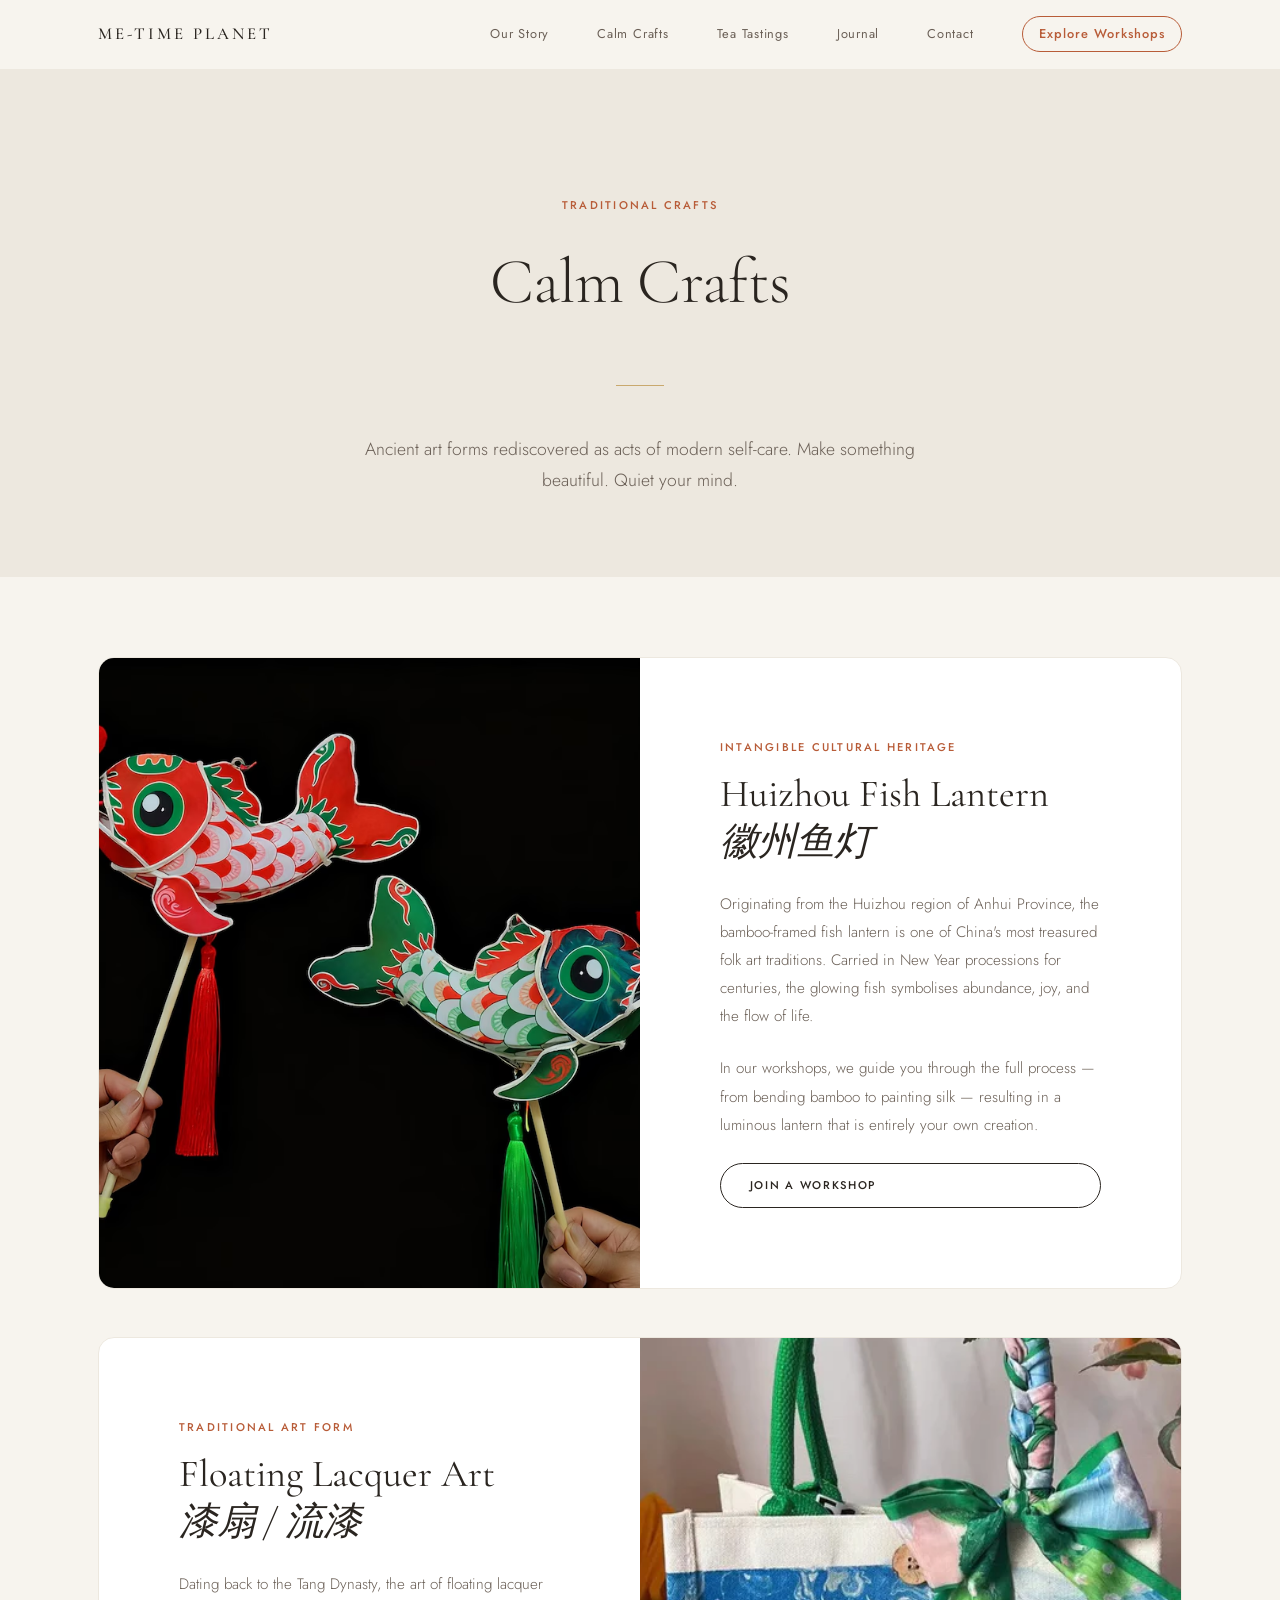
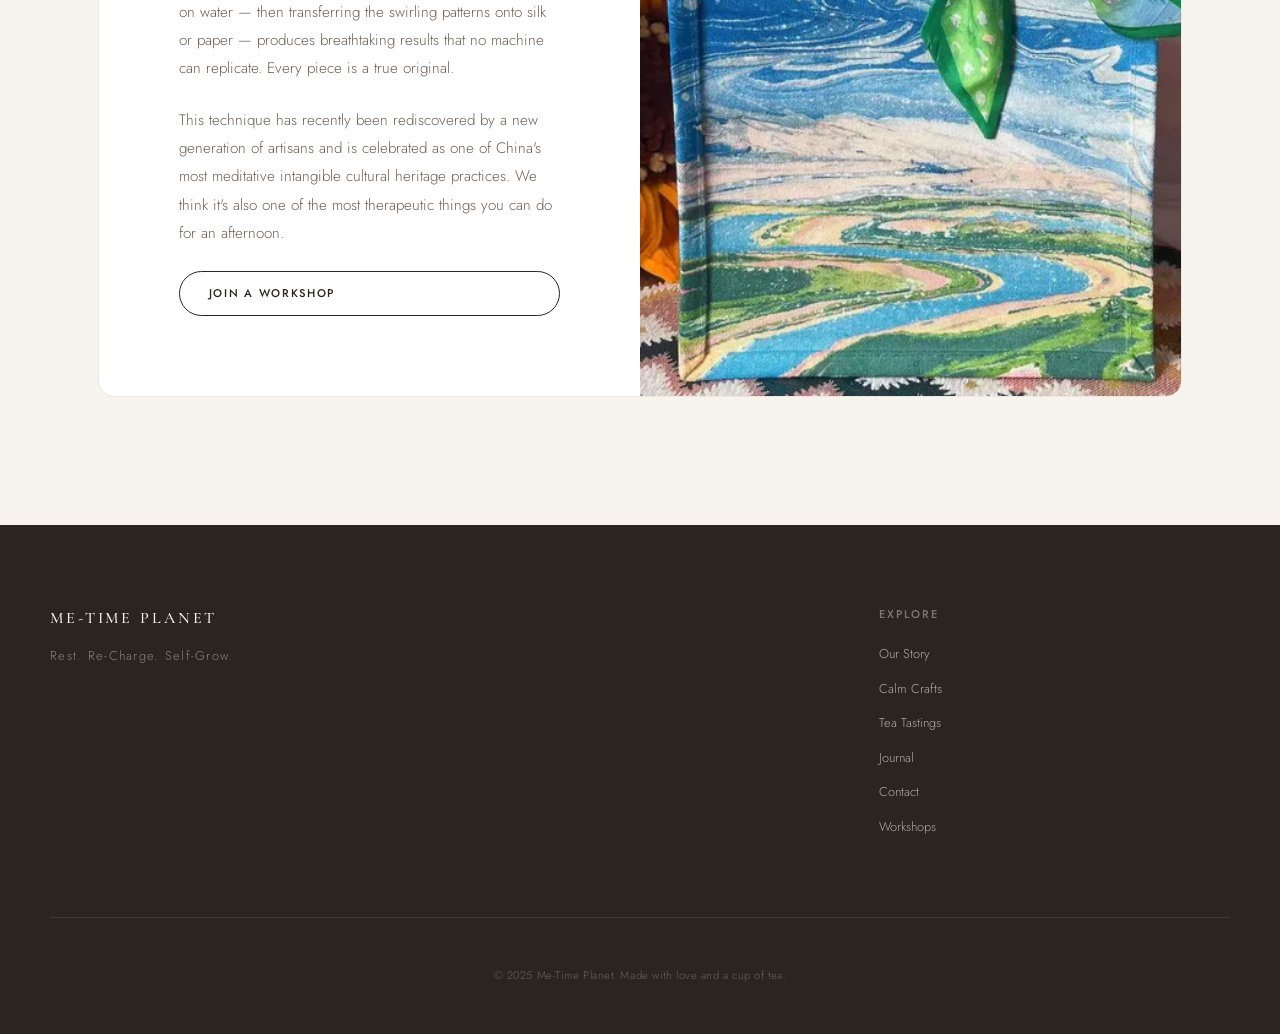
<file: pages/calm-crafts.html>
<!DOCTYPE html>
<html lang="en">
<head>
  <meta charset="UTF-8" />
  <meta name="viewport" content="width=device-width, initial-scale=1.0" />
  <title>Calm Crafts — Me-Time Planet</title>
  <link rel="stylesheet" href="../css/variables.css" />
  <link rel="stylesheet" href="../css/base.css" />
  <link rel="stylesheet" href="../css/nav.css" />
  <link rel="stylesheet" href="../css/footer.css" />
  <link rel="stylesheet" href="../css/pages.css" />
  <link href="https://fonts.googleapis.com/css2?family=Cormorant+Garamond:ital,wght@0,300;0,400;0,500;1,300;1,400&family=Jost:wght@300;400;500&display=swap" rel="stylesheet" />
  <style>
    .craft-feature {
      display: grid;
      grid-template-columns: 1fr 1fr;
      gap: 0;
      margin-bottom: var(--space-lg);
      border-radius: var(--radius-lg);
      overflow: hidden;
      background: var(--color-white);
      border: 1px solid var(--color-paper-2);
    }
    .craft-feature:nth-child(even) .craft-feature__img { order: 2; }
    .craft-feature:nth-child(even) .craft-feature__text { order: 1; }
    .craft-feature__img img {
      width: 100%;
      height: 100%;
      min-height: 360px;
      object-fit: cover;
    }
    .craft-feature__text {
      padding: var(--space-xl) var(--space-xl);
      display: flex;
      flex-direction: column;
      justify-content: center;
    }
    .craft-feature__text .eyebrow-label { color: var(--color-accent); }
    .craft-feature__text h2 {
      font-family: var(--font-display);
      font-size: clamp(1.6rem, 3vw, 2.4rem);
      font-weight: 400;
      color: var(--color-ink);
      margin-bottom: var(--space-md);
      line-height: 1.25;
    }
    .craft-feature__text p {
      font-size: var(--text-base);
      color: var(--color-ink-muted);
      line-height: 1.85;
      margin-bottom: var(--space-md);
    }
    @media (max-width: 768px) {
      .craft-feature { grid-template-columns: 1fr; }
      .craft-feature:nth-child(even) .craft-feature__img { order: 0; }
      .craft-feature:nth-child(even) .craft-feature__text { order: 1; }
      .craft-feature__text { padding: var(--space-lg) var(--space-md); }
      .craft-feature__img img { min-height: 240px; }
    }
  </style>
</head>
<body>

  <header class="site-header" id="site-header">
    <div class="header-inner">
      <a href="../index.html" class="logo">ME-TIME PLANET</a>
      <nav class="main-nav">
        <a href="our-story.html">Our Story</a>
        <a href="calm-crafts.html">Calm Crafts</a>
        <a href="tea-tastings.html">Tea Tastings</a>
        <a href="journal.html">Journal</a>
        <a href="contact.html">Contact</a>
        <a href="workshops.html">Explore Workshops</a>
      </nav>
      <button class="nav-toggle" aria-label="Toggle menu" onclick="toggleMobileNav()">
        <span></span><span></span><span></span>
      </button>
    </div>
    <nav class="mobile-nav" id="mobile-nav">
      <a href="our-story.html">Our Story</a>
      <a href="calm-crafts.html">Calm Crafts</a>
      <a href="tea-tastings.html">Tea Tastings</a>
      <a href="journal.html">Journal</a>
      <a href="contact.html">Contact</a>
      <a href="workshops.html">Explore Workshops</a>
    </nav>
  </header>

  <main>
    <section class="page-hero">
      <span class="eyebrow-label">Traditional Crafts</span>
      <h1>Calm Crafts</h1>
      <div class="page-divider"></div>
      <p>Ancient art forms rediscovered as acts of modern self-care. Make something beautiful. Quiet your mind.</p>
    </section>

    <div class="page-content">

      <div class="craft-feature">
        <div class="craft-feature__img">
          <img src="../media/fish_lantern_1.jpeg" alt="Huizhou Fish Lantern" />
        </div>
        <div class="craft-feature__text">
          <span class="eyebrow-label">Intangible Cultural Heritage</span>
          <h2>Huizhou Fish Lantern<br/><em>徽州鱼灯</em></h2>
          <p>Originating from the Huizhou region of Anhui Province, the bamboo-framed fish lantern is one of China's most treasured folk art traditions. Carried in New Year processions for centuries, the glowing fish symbolises abundance, joy, and the flow of life.</p>
          <p>In our workshops, we guide you through the full process — from bending bamboo to painting silk — resulting in a luminous lantern that is entirely your own creation.</p>
          <a href="workshops.html" class="btn btn-outline">Join a Workshop</a>
        </div>
      </div>

      <div class="craft-feature">
        <div class="craft-feature__img">
          <img src="../media/floating_lacquer_art_1.webp" alt="Floating Lacquer Art" />
        </div>
        <div class="craft-feature__text">
          <span class="eyebrow-label">Traditional Art Form</span>
          <h2>Floating Lacquer Art<br/><em>漆扇 / 流漆</em></h2>
          <p>Dating back to the Tang Dynasty, the art of floating lacquer on water — then transferring the swirling patterns onto silk or paper — produces breathtaking results that no machine can replicate. Every piece is a true original.</p>
          <p>This technique has recently been rediscovered by a new generation of artisans and is celebrated as one of China's most meditative intangible cultural heritage practices. We think it's also one of the most therapeutic things you can do for an afternoon.</p>
          <a href="workshops.html" class="btn btn-outline">Join a Workshop</a>
        </div>
      </div>

    </div>
  </main>

  <footer class="site-footer">
    <div class="footer-inner">
      <div class="footer-brand">
        <p class="logo">ME-TIME PLANET</p>
        <p class="footer-tagline">Rest. Re-Charge. Self-Grow.</p>
      </div>
      <div class="footer-links">
        <div class="footer-col">
          <p class="footer-col-title">Explore</p>
          <a href="our-story.html">Our Story</a>
          <a href="calm-crafts.html">Calm Crafts</a>
          <a href="tea-tastings.html">Tea Tastings</a>
          <a href="journal.html">Journal</a>
          <a href="contact.html">Contact</a>
          <a href="workshops.html">Workshops</a>
        </div>
      </div>
    </div>
    <div class="footer-bottom">
      <p>© 2025 Me-Time Planet. Made with love and a cup of tea.</p>
    </div>
  </footer>

  <script src="../js/main.js"></script>
</body>
</html>
</file>
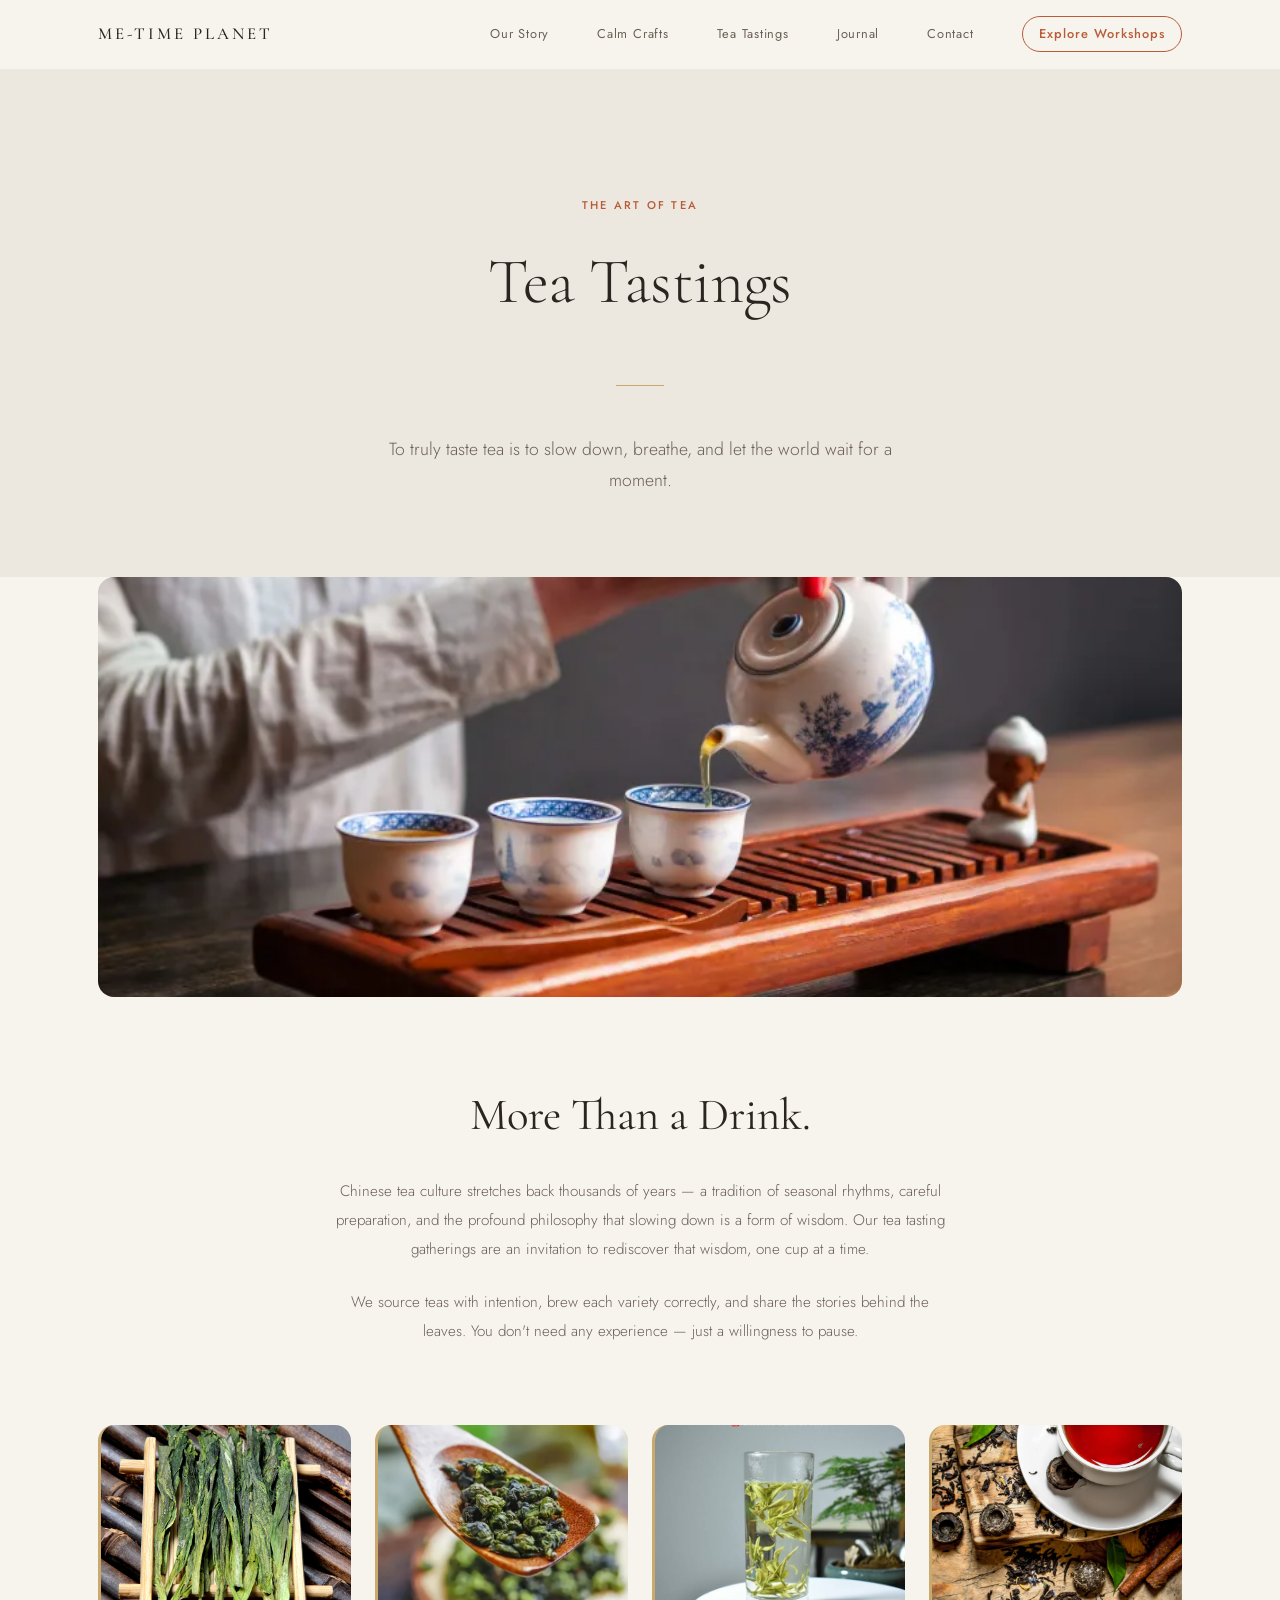
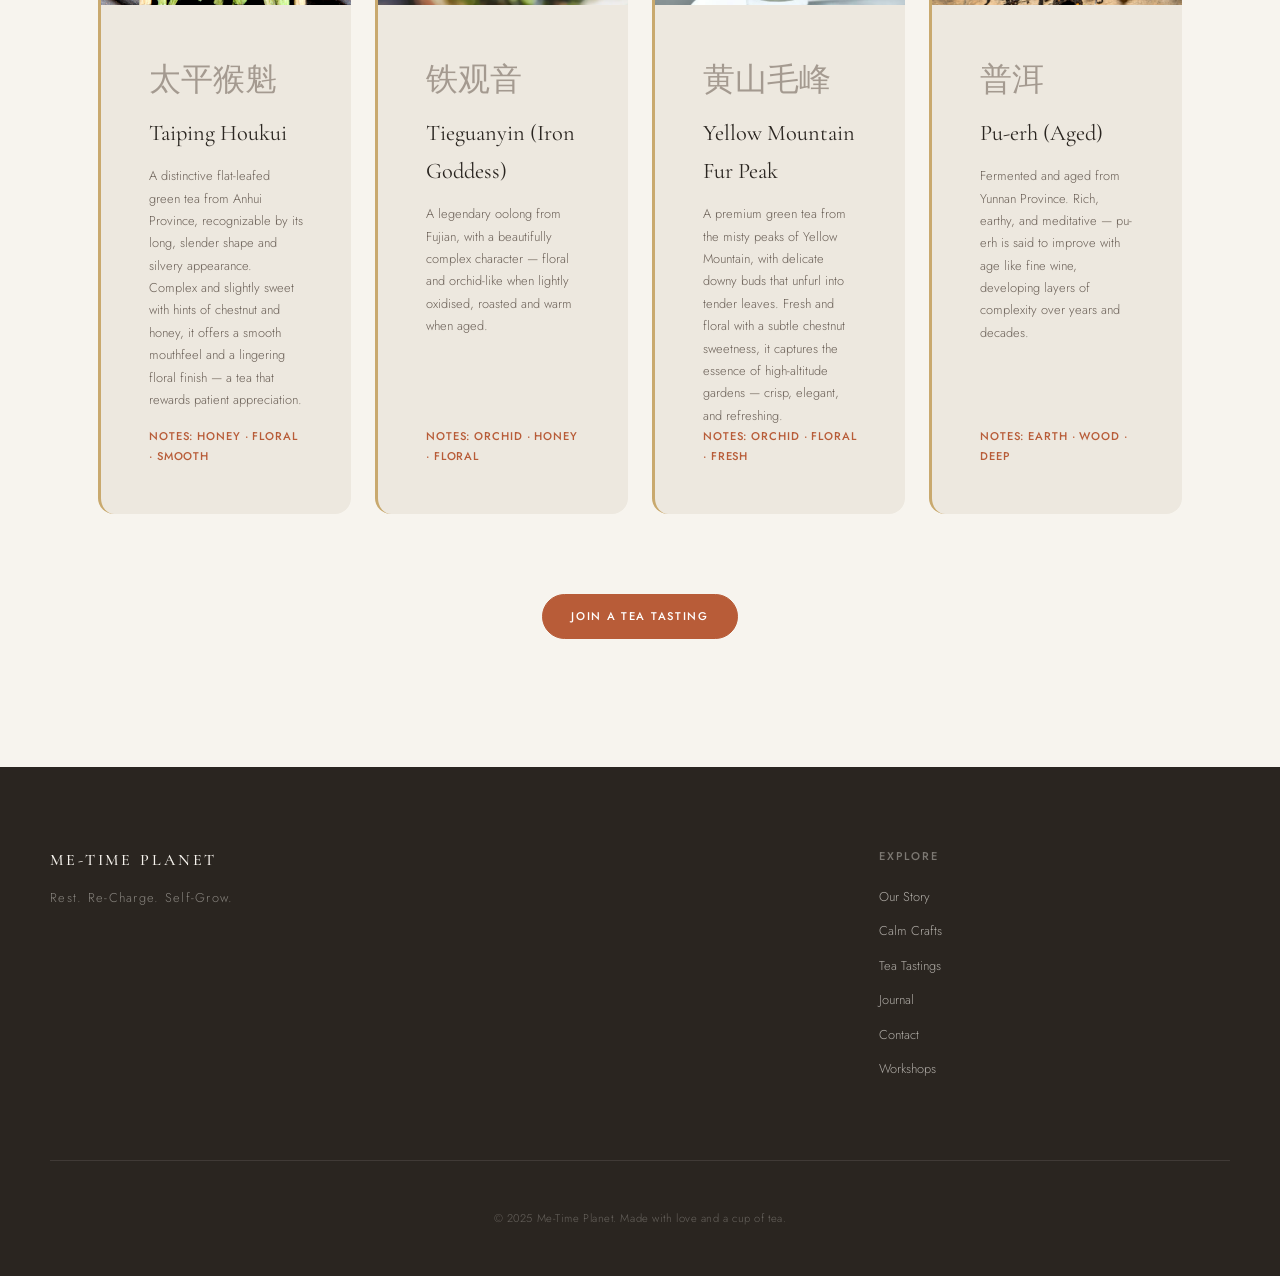
<file: pages/tea-tastings.html>
<!DOCTYPE html>
<html lang="en">
<head>
  <meta charset="UTF-8" />
  <meta name="viewport" content="width=device-width, initial-scale=1.0" />
  <title>Tea Tastings — Me-Time Planet</title>
  <link rel="stylesheet" href="../css/variables.css" />
  <link rel="stylesheet" href="../css/base.css" />
  <link rel="stylesheet" href="../css/nav.css" />
  <link rel="stylesheet" href="../css/footer.css" />
  <link rel="stylesheet" href="../css/pages.css" />
  <link href="https://fonts.googleapis.com/css2?family=Cormorant+Garamond:ital,wght@0,300;0,400;0,500;1,300;1,400&family=Jost:wght@300;400;500&display=swap" rel="stylesheet" />
  <style>
    .tea-hero-img {
      width: 100%;
      max-width: var(--max-width);
      margin: 0 auto;
      display: block;
      height: 420px;
      object-fit: cover;
      border-radius: var(--radius-lg);
    }
    .tea-intro {
      max-width: var(--max-width-narrow);
      margin: var(--space-xl) auto;
      padding: 0 var(--space-lg);
      text-align: center;
    }
    .tea-intro h2 {
      font-family: var(--font-display);
      font-size: var(--text-2xl);
      font-weight: 400;
      margin-bottom: var(--space-md);
    }
    .tea-intro p {
      color: var(--color-ink-muted);
      line-height: 1.9;
      font-size: var(--text-base);
    }
    .tea-varieties {
      max-width: var(--max-width);
      margin: 0 auto;
      padding: 0 var(--space-lg) var(--space-xl);
      display: grid;
      grid-template-columns: repeat(auto-fill, minmax(250px, 1fr));
      gap: var(--space-md);
    }
    .tea-card {
      background: var(--color-paper-2);
      border-radius: var(--radius-lg);
      overflow: hidden;
      border-left: 3px solid var(--color-gold);
      display: flex;
      flex-direction: column;
    }
    .tea-card-image {
      width: 100%;
      height: 180px;
      object-fit: cover;
      display: block;
    }
    .tea-card-content {
      padding: var(--space-lg);
      flex: 1;
      display: flex;
      flex-direction: column;
    }
    .tea-card .tea-name-zh {
      font-family: var(--font-display);
      font-size: 2rem;
      color: var(--color-ink-faint);
      display: block;
      margin-bottom: var(--space-xs);
    }
    .tea-card h3 {
      font-family: var(--font-display);
      font-size: var(--text-lg);
      font-weight: 400;
      margin-bottom: var(--space-sm);
    }
    .tea-card p {
      font-size: var(--text-sm);
      color: var(--color-ink-muted);
      line-height: 1.75;
    }
    .tea-card .tea-notes {
      margin-top: auto;
      font-size: var(--text-xs);
      color: var(--color-accent);
      font-weight: 500;
      letter-spacing: 0.08em;
      text-transform: uppercase;
    }
    @media (max-width: 600px) {
      .tea-hero-img { height: 240px; border-radius: 0; }
      .tea-varieties { padding: 0 var(--space-md) var(--space-lg); }
      .tea-intro { padding: 0 var(--space-md); }
    }
  </style>
</head>
<body>

  <header class="site-header" id="site-header">
    <div class="header-inner">
      <a href="../index.html" class="logo">ME-TIME PLANET</a>
      <nav class="main-nav">
        <a href="our-story.html">Our Story</a>
        <a href="calm-crafts.html">Calm Crafts</a>
        <a href="tea-tastings.html">Tea Tastings</a>
        <a href="journal.html">Journal</a>
        <a href="contact.html">Contact</a>
        <a href="workshops.html">Explore Workshops</a>
      </nav>
      <button class="nav-toggle" aria-label="Toggle menu" onclick="toggleMobileNav()">
        <span></span><span></span><span></span>
      </button>
    </div>
    <nav class="mobile-nav" id="mobile-nav">
      <a href="our-story.html">Our Story</a>
      <a href="calm-crafts.html">Calm Crafts</a>
      <a href="tea-tastings.html">Tea Tastings</a>
      <a href="journal.html">Journal</a>
      <a href="contact.html">Contact</a>
      <a href="workshops.html">Explore Workshops</a>
    </nav>
  </header>

  <main>
    <section class="page-hero">
      <span class="eyebrow-label">The Art of Tea</span>
      <h1>Tea Tastings</h1>
      <div class="page-divider"></div>
      <p>To truly taste tea is to slow down, breathe, and let the world wait for a moment.</p>
    </section>

    <div style="padding: 0 var(--space-lg); max-width: var(--max-width); margin: 0 auto;">
      <img class="tea-hero-img"
        src="../media/tea_ceremony_2.webp"
        alt="Beautiful tea ceremony spread"
      />
    </div>

    <div class="tea-intro">
      <h2>More Than a Drink.</h2>
      <p>Chinese tea culture stretches back thousands of years — a tradition of seasonal rhythms, careful preparation, and the profound philosophy that slowing down is a form of wisdom. Our tea tasting gatherings are an invitation to rediscover that wisdom, one cup at a time.</p>
      <p style="margin-top: var(--space-md);">We source teas with intention, brew each variety correctly, and share the stories behind the leaves. You don't need any experience — just a willingness to pause.</p>
    </div>

    <div class="tea-varieties">
      <div class="tea-card">
        <img class="tea-card-image" src="../media/Taiping_Houkui_1.jpg" alt="Taiping Houkui tea" />
        <div class="tea-card-content">
          <span class="tea-name-zh">太平猴魁</span>
          <h3>Taiping Houkui</h3>
          <p>A distinctive flat-leafed green tea from Anhui Province, recognizable by its long, slender shape and silvery appearance. Complex and slightly sweet with hints of chestnut and honey, it offers a smooth mouthfeel and a lingering floral finish — a tea that rewards patient appreciation.</p>
          <p class="tea-notes">Notes: Honey · Floral · Smooth</p>
        </div>
      </div>
      <div class="tea-card">
        <img class="tea-card-image" src="../media/Tieguanyin_1.webp" alt="Tieguanyin Iron Goddess tea" />
        <div class="tea-card-content">
          <span class="tea-name-zh">铁观音</span>
          <h3>Tieguanyin (Iron Goddess)</h3>
          <p>A legendary oolong from Fujian, with a beautifully complex character — floral and orchid-like when lightly oxidised, roasted and warm when aged.</p>
          <p class="tea-notes">Notes: Orchid · Honey · Floral</p>
        </div>
      </div>
      <div class="tea-card">
        <img class="tea-card-image" src="../media/Huangshan_Maofeng_1.jpeg" alt="Yellow Mountain Fur Peak tea" />
        <div class="tea-card-content">
          <span class="tea-name-zh">黄山毛峰</span>
          <h3>Yellow Mountain Fur Peak</h3>
          <p>A premium green tea from the misty peaks of Yellow Mountain, with delicate downy buds that unfurl into tender leaves. Fresh and floral with a subtle chestnut sweetness, it captures the essence of high-altitude gardens — crisp, elegant, and refreshing.</p>
          <p class="tea-notes">Notes: Orchid · Floral · Fresh</p>
        </div>
      </div>
      <div class="tea-card">
        <img class="tea-card-image" src="../media/Pu_erh_1.webp" alt="Pu-erh Aged tea" />
        <div class="tea-card-content">
          <span class="tea-name-zh">普洱</span>
          <h3>Pu-erh (Aged)</h3>
          <p>Fermented and aged from Yunnan Province. Rich, earthy, and meditative — pu-erh is said to improve with age like fine wine, developing layers of complexity over years and decades.</p>
          <p class="tea-notes">Notes: Earth · Wood · Deep</p>
        </div>
      </div>
    </div>

    <div style="text-align: center; padding-bottom: var(--space-2xl);">
      <a href="workshops.html" class="btn btn-primary">Join a Tea Tasting</a>
    </div>
  </main>

  <footer class="site-footer">
    <div class="footer-inner">
      <div class="footer-brand">
        <p class="logo">ME-TIME PLANET</p>
        <p class="footer-tagline">Rest. Re-Charge. Self-Grow.</p>
      </div>
      <div class="footer-links">
        <div class="footer-col">
          <p class="footer-col-title">Explore</p>
          <a href="our-story.html">Our Story</a>
          <a href="calm-crafts.html">Calm Crafts</a>
          <a href="tea-tastings.html">Tea Tastings</a>
          <a href="journal.html">Journal</a>
          <a href="contact.html">Contact</a>
          <a href="workshops.html">Workshops</a>
        </div>
      </div>
    </div>
    <div class="footer-bottom">
      <p>© 2025 Me-Time Planet. Made with love and a cup of tea.</p>
    </div>
  </footer>

  <script src="../js/main.js"></script>
</body>
</html>
</file>
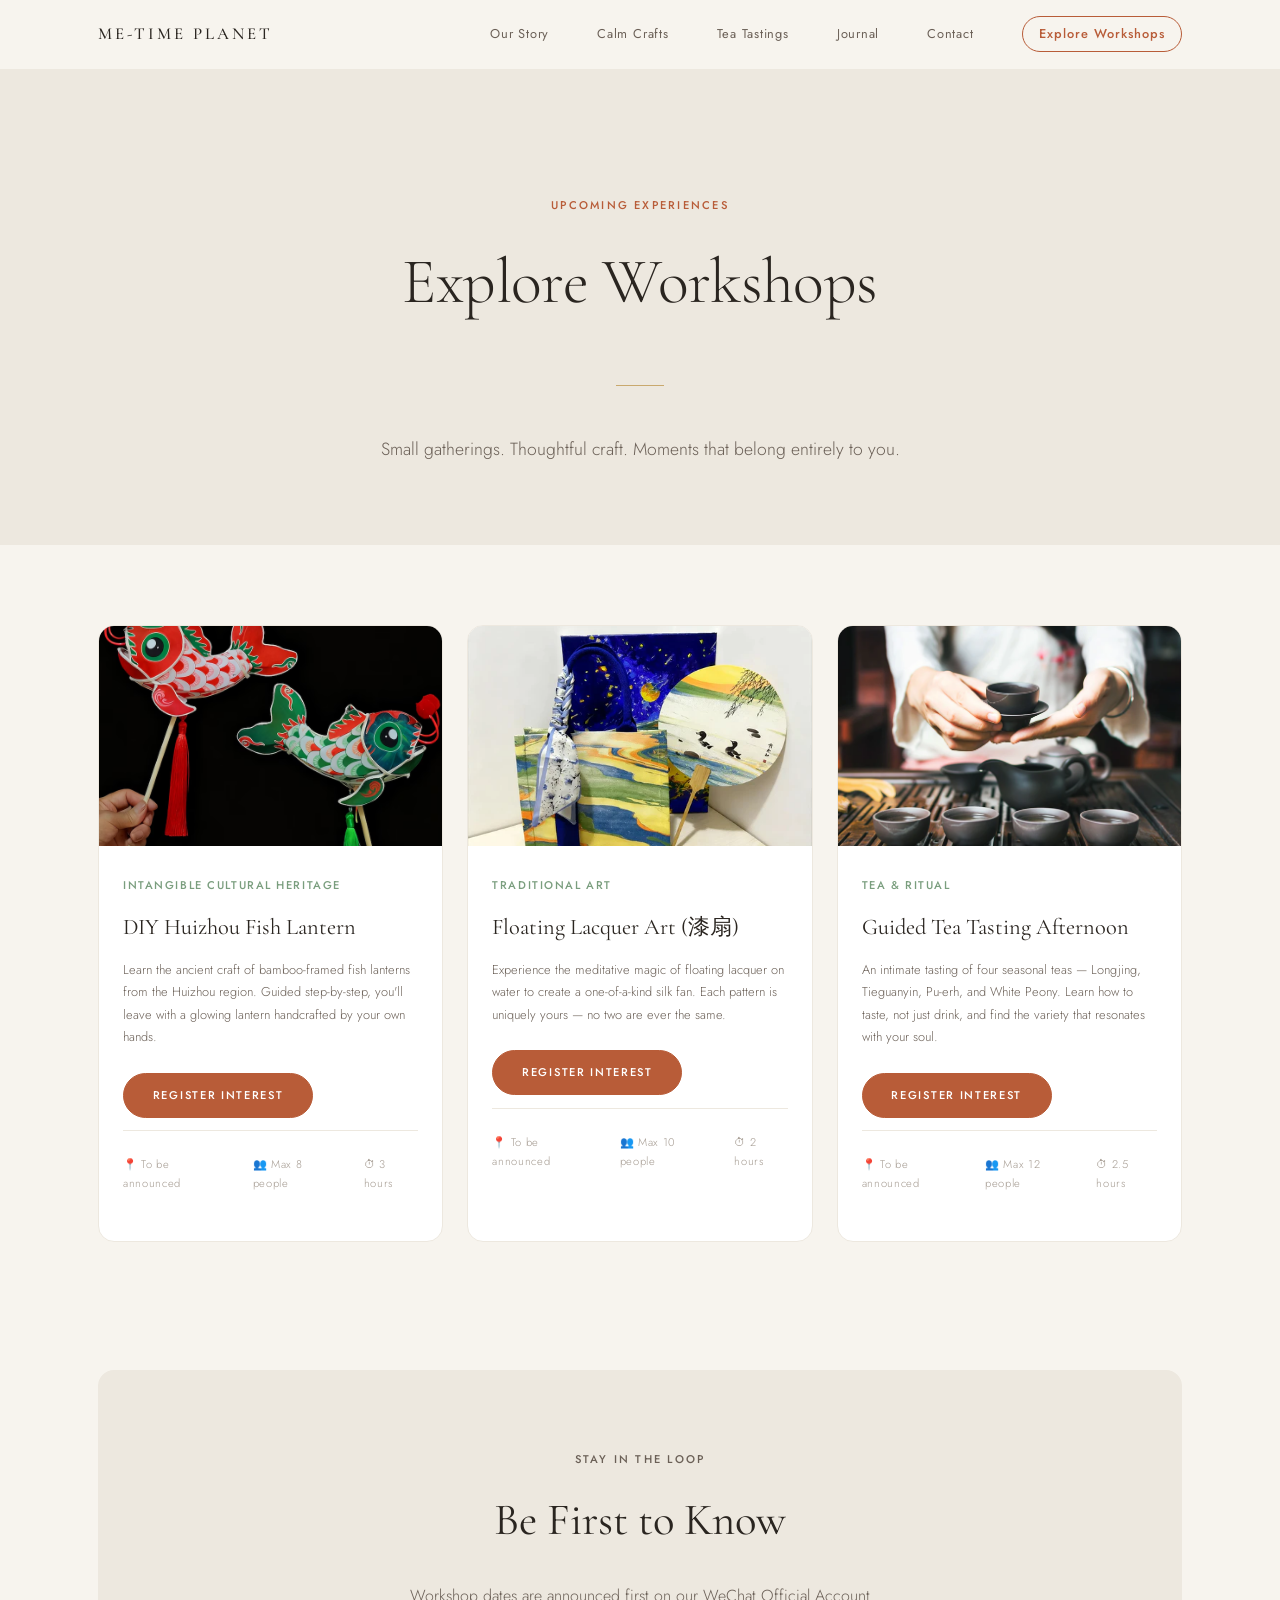
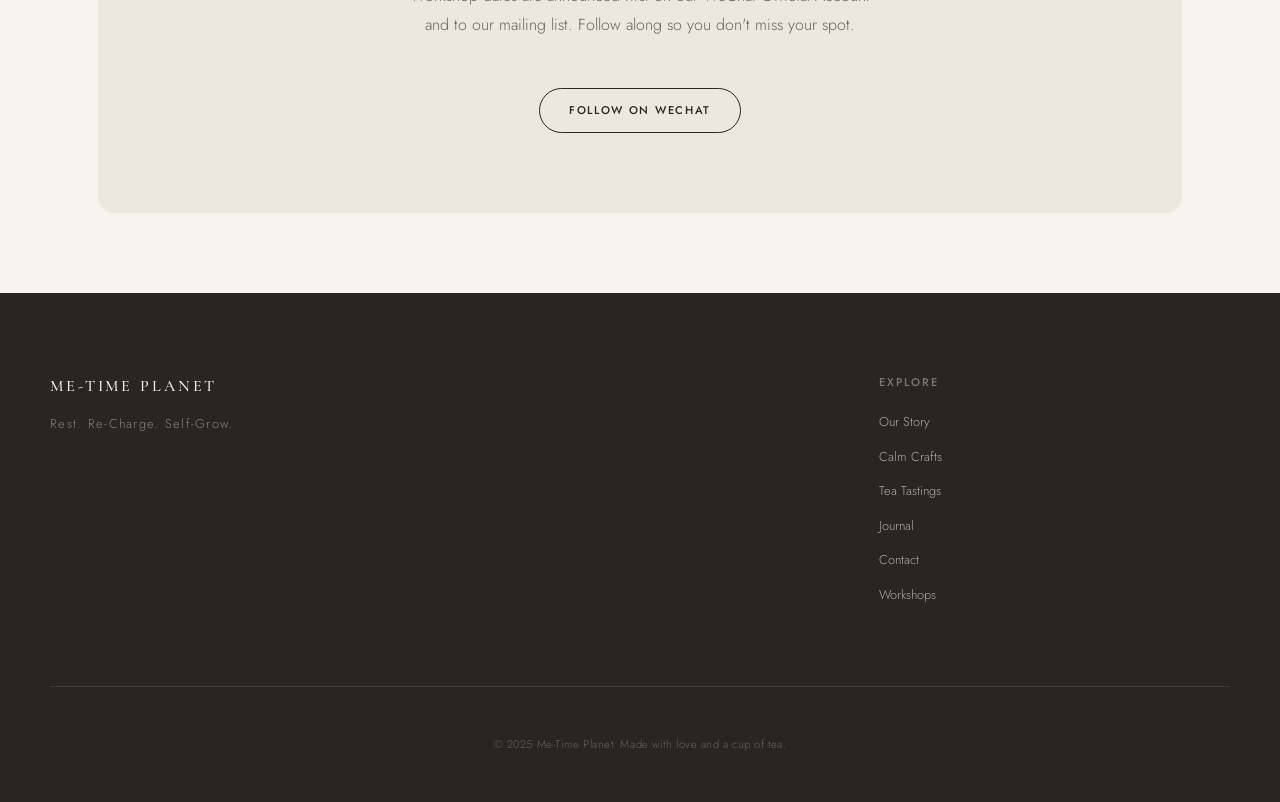
<file: pages/workshops.html>
<!DOCTYPE html>
<html lang="en">
<head>
  <meta charset="UTF-8" />
  <meta name="viewport" content="width=device-width, initial-scale=1.0" />
  <title>Workshops — Me-Time Planet</title>
  <link rel="stylesheet" href="../css/variables.css" />
  <link rel="stylesheet" href="../css/base.css" />
  <link rel="stylesheet" href="../css/nav.css" />
  <link rel="stylesheet" href="../css/footer.css" />
  <link rel="stylesheet" href="../css/pages.css" />
  <link href="https://fonts.googleapis.com/css2?family=Cormorant+Garamond:ital,wght@0,300;0,400;0,500;1,300;1,400&family=Jost:wght@300;400;500&display=swap" rel="stylesheet" />
</head>
<body>

  <header class="site-header" id="site-header">
    <div class="header-inner">
      <a href="../index.html" class="logo">ME-TIME PLANET</a>
      <nav class="main-nav">
        <a href="our-story.html">Our Story</a>
        <a href="calm-crafts.html">Calm Crafts</a>
        <a href="tea-tastings.html">Tea Tastings</a>
        <a href="journal.html">Journal</a>
        <a href="contact.html">Contact</a>
        <a href="workshops.html">Explore Workshops</a>
      </nav>
      <button class="nav-toggle" aria-label="Toggle menu" onclick="toggleMobileNav()">
        <span></span><span></span><span></span>
      </button>
    </div>
    <nav class="mobile-nav" id="mobile-nav">
      <a href="our-story.html">Our Story</a>
      <a href="calm-crafts.html">Calm Crafts</a>
      <a href="tea-tastings.html">Tea Tastings</a>
      <a href="journal.html">Journal</a>
      <a href="contact.html">Contact</a>
      <a href="workshops.html">Explore Workshops</a>
    </nav>
  </header>

  <main>
    <section class="page-hero">
      <span class="eyebrow-label">Upcoming Experiences</span>
      <h1>Explore Workshops</h1>
      <div class="page-divider"></div>
      <p>Small gatherings. Thoughtful craft. Moments that belong entirely to you.</p>
    </section>

    <div class="page-content">
      <div class="cards-grid">

        <article class="workshop-card">
          <img class="workshop-card__img"
            src="../media/fish_lantern_1.jpeg"
            alt="Huizhou Fish Lantern Workshop" />
          <div class="workshop-card__body">
            <span class="workshop-card__tag">Intangible Cultural Heritage</span>
            <h3>DIY Huizhou Fish Lantern</h3>
            <p>Learn the ancient craft of bamboo-framed fish lanterns from the Huizhou region. Guided step-by-step, you'll leave with a glowing lantern handcrafted by your own hands.</p>
            <a href="contact.html" class="btn btn-primary">Register Interest</a>
            <div class="workshop-card__meta">
              <span>📍 To be announced</span>
              <span>👥 Max 8 people</span>
              <span>⏱ 3 hours</span>
            </div>
          </div>
        </article>

        <article class="workshop-card">
          <img class="workshop-card__img"
            src="../media/floating_lacquer_art_2.webp"
            alt="Floating Lacquer Art" />
          <div class="workshop-card__body">
            <span class="workshop-card__tag">Traditional Art</span>
            <h3>Floating Lacquer Art (漆扇)</h3>
            <p>Experience the meditative magic of floating lacquer on water to create a one-of-a-kind silk fan. Each pattern is uniquely yours — no two are ever the same.</p>
            <a href="contact.html" class="btn btn-primary">Register Interest</a>
            <div class="workshop-card__meta">
              <span>📍 To be announced</span>
              <span>👥 Max 10 people</span>
              <span>⏱ 2 hours</span>
            </div>
          </div>
        </article>

        <article class="workshop-card">
          <img class="workshop-card__img"
            src="../media/tea_ceremony.webp"
            alt="Tea Tasting Party" />
          <div class="workshop-card__body">
            <span class="workshop-card__tag">Tea &amp; Ritual</span>
            <h3>Guided Tea Tasting Afternoon</h3>
            <p>An intimate tasting of four seasonal teas — Longjing, Tieguanyin, Pu-erh, and White Peony. Learn how to taste, not just drink, and find the variety that resonates with your soul.</p>
            <a href="contact.html" class="btn btn-primary">Register Interest</a>
            <div class="workshop-card__meta">
              <span>📍 To be announced</span>
              <span>👥 Max 12 people</span>
              <span>⏱ 2.5 hours</span>
            </div>
          </div>
        </article>

      </div>

      <!-- Newsletter / Interest Form Placeholder -->
      <div style="
        margin-top: var(--space-2xl);
        background: var(--color-paper-2);
        border-radius: var(--radius-lg);
        padding: var(--space-xl) var(--space-lg);
        text-align: center;
      ">
        <span class="eyebrow-label">Stay in the Loop</span>
        <h2 style="font-family: var(--font-display); font-size: var(--text-2xl); font-weight: 400; margin-bottom: var(--space-md);">Be First to Know</h2>
        <p style="color: var(--color-ink-muted); max-width: 480px; margin: 0 auto var(--space-lg); line-height: 1.8;">
          Workshop dates are announced first on our WeChat Official Account and to our mailing list. Follow along so you don't miss your spot.
        </p>
        <a href="#wechat" class="btn btn-outline">Follow on WeChat</a>
      </div>
    </div>
  </main>

  <footer class="site-footer">
    <div class="footer-inner">
      <div class="footer-brand">
        <p class="logo">ME-TIME PLANET</p>
        <p class="footer-tagline">Rest. Re-Charge. Self-Grow.</p>
      </div>
      <div class="footer-links">
        <div class="footer-col">
          <p class="footer-col-title">Explore</p>
          <a href="our-story.html">Our Story</a>
          <a href="calm-crafts.html">Calm Crafts</a>
          <a href="tea-tastings.html">Tea Tastings</a>
          <a href="journal.html">Journal</a>
          <a href="contact.html">Contact</a>
          <a href="workshops.html">Workshops</a>
        </div>
      </div>
    </div>
    <div class="footer-bottom">
      <p>© 2025 Me-Time Planet. Made with love and a cup of tea.</p>
    </div>
  </footer>

  <script src="../js/main.js"></script>
</body>
</html>
</file>
<file: css/variables.css>
/* ============================================
   DESIGN TOKENS — Me-Time Planet
   Warm organic editorial aesthetic
============================================ */

:root {
  /* Color Palette */
  --color-paper:     #F7F4EE;
  --color-paper-2:   #EDE8DF;
  --color-paper-3:   #E3DDD3;
  --color-ink:       #2A2520;
  --color-ink-muted: #6B6057;
  --color-ink-faint: #A49A90;
  --color-accent:    #B85C38;       /* terracotta */
  --color-accent-2:  #7A9E7E;       /* sage green */
  --color-gold:      #C9A96E;       /* warm gold */
  --color-white:     #FFFFFF;

  /* Typography */
  --font-display:  'Cormorant Garamond', Georgia, serif;
  --font-body:     'Jost', 'Helvetica Neue', sans-serif;

  /* Font sizes (fluid-ish) */
  --text-xs:    0.7rem;
  --text-sm:    0.8rem;
  --text-base:  0.95rem;
  --text-md:    1.1rem;
  --text-lg:    1.4rem;
  --text-xl:    2rem;
  --text-2xl:   2.8rem;
  --text-3xl:   3.8rem;
  --text-hero:  clamp(2.8rem, 5vw, 4.5rem);

  /* Spacing */
  --space-xs:  0.4rem;
  --space-sm:  0.8rem;
  --space-md:  1.5rem;
  --space-lg:  3rem;
  --space-xl:  5rem;
  --space-2xl: 8rem;

  /* Layout */
  --max-width:       1180px;
  --max-width-narrow: 720px;
  --nav-height:      68px;

  /* Borders */
  --radius-sm: 4px;
  --radius-md: 8px;
  --radius-lg: 16px;
  --radius-pill: 999px;

  /* Transitions */
  --transition-fast:   0.15s ease;
  --transition-base:   0.3s ease;
  --transition-slow:   0.6s cubic-bezier(0.16, 1, 0.3, 1);

  /* Shadows */
  --shadow-sm:  0 2px 8px rgba(42, 37, 32, 0.08);
  --shadow-md:  0 6px 24px rgba(42, 37, 32, 0.12);
  --shadow-lg:  0 16px 48px rgba(42, 37, 32, 0.16);
}
</file>
<file: css/base.css>
/* ============================================
   BASE — Resets, typography, global utilities
============================================ */

*, *::before, *::after {
  box-sizing: border-box;
  margin: 0;
  padding: 0;
}

html {
  font-size: 16px;
  scroll-behavior: smooth;
  -webkit-font-smoothing: antialiased;
}

body {
  background-color: var(--color-paper);
  color: var(--color-ink);
  font-family: var(--font-body);
  font-weight: 300;
  line-height: 1.7;
  overflow-x: hidden;
}

img {
  display: block;
  max-width: 100%;
  height: auto;
}

a {
  color: inherit;
  text-decoration: none;
}

/* ────────────────────────────────────────────
   Layout Containers
──────────────────────────────────────────── */
.container {
  width: 100%;
  max-width: var(--max-width);
  margin: 0 auto;
  padding: 0 var(--space-lg);
}

.container-narrow {
  width: 100%;
  max-width: var(--max-width-narrow);
  margin: 0 auto;
  padding: 0 var(--space-lg);
}

.center { text-align: center; }

/* ────────────────────────────────────────────
   Buttons
──────────────────────────────────────────── */
.btn {
  display: inline-block;
  font-family: var(--font-body);
  font-size: var(--text-xs);
  font-weight: 500;
  letter-spacing: 0.15em;
  text-transform: uppercase;
  padding: 0.75rem 1.8rem;
  border-radius: var(--radius-pill);
  border: 1.5px solid transparent;
  cursor: pointer;
  transition: all var(--transition-base);
  white-space: nowrap;
}

.btn-primary {
  background: var(--color-accent);
  color: var(--color-white);
  border-color: var(--color-accent);
}
.btn-primary:hover {
  background: #9e4d2e;
  border-color: #9e4d2e;
  transform: translateY(-1px);
  box-shadow: var(--shadow-md);
}

.btn-outline {
  background: transparent;
  color: var(--color-ink);
  border-color: var(--color-ink);
}
.btn-outline:hover {
  background: var(--color-ink);
  color: var(--color-paper);
  transform: translateY(-1px);
}

.btn-ghost {
  background: transparent;
  color: var(--color-ink);
  border-color: var(--color-ink-muted);
}
.btn-ghost:hover {
  border-color: var(--color-ink);
  transform: translateY(-1px);
}

/* ────────────────────────────────────────────
   Typography Utilities
──────────────────────────────────────────── */
.eyebrow-label {
  display: block;
  font-family: var(--font-body);
  font-size: var(--text-xs);
  font-weight: 500;
  letter-spacing: 0.2em;
  text-transform: uppercase;
  color: var(--color-ink-muted);
  margin-bottom: var(--space-sm);
}

.link-underline {
  font-size: var(--text-sm);
  font-weight: 400;
  letter-spacing: 0.05em;
  color: var(--color-ink-muted);
  border-bottom: 1px solid currentColor;
  padding-bottom: 1px;
  transition: color var(--transition-fast);
}
.link-underline:hover { color: var(--color-ink); }

/* ────────────────────────────────────────────
   Section Headers
──────────────────────────────────────────── */
.section-header {
  display: flex;
  align-items: baseline;
  gap: var(--space-md);
  margin-bottom: var(--space-lg);
  border-bottom: 1px solid var(--color-paper-3);
  padding-bottom: var(--space-md);
}

.section-title {
  font-family: var(--font-display);
  font-size: var(--text-2xl);
  font-weight: 400;
  letter-spacing: -0.01em;
  flex: 1;
}

.section-subtitle {
  font-size: var(--text-sm);
  color: var(--color-ink-muted);
  font-style: italic;
}

/* ────────────────────────────────────────────
   Page Entrance Animation
──────────────────────────────────────────── */
@keyframes fadeUp {
  from { opacity: 0; transform: translateY(20px); }
  to   { opacity: 1; transform: translateY(0); }
}

.fade-up {
  opacity: 0;
  animation: fadeUp 0.8s var(--transition-slow) forwards;
}
.fade-up--delay-1 { animation-delay: 0.1s; }
.fade-up--delay-2 { animation-delay: 0.25s; }
.fade-up--delay-3 { animation-delay: 0.4s; }

/* ────────────────────────────────────────────
   Responsive
──────────────────────────────────────────── */
@media (max-width: 768px) {
  .container, .container-narrow {
    padding: 0 var(--space-md);
  }

  .section-header {
    flex-direction: column;
    gap: var(--space-xs);
  }
}
</file>
<file: css/nav.css>
/* ============================================
   NAVIGATION
============================================ */

.site-header {
  position: fixed;
  top: 0;
  left: 0;
  right: 0;
  z-index: 100;
  background: var(--color-paper);
  border-bottom: 1px solid transparent;
  transition: border-color var(--transition-base), box-shadow var(--transition-base), background var(--transition-base);
}

.site-header.scrolled {
  border-bottom-color: var(--color-paper-3);
  box-shadow: var(--shadow-sm);
}

.header-inner {
  max-width: var(--max-width);
  margin: 0 auto;
  padding: 0 var(--space-lg);
  height: var(--nav-height);
  display: flex;
  align-items: center;
  gap: var(--space-lg);
}

/* Logo */
.logo {
  font-family: var(--font-display);
  font-size: 1.05rem;
  font-weight: 500;
  letter-spacing: 0.18em;
  color: var(--color-ink);
  white-space: nowrap;
  flex-shrink: 0;
  transition: opacity var(--transition-fast);
}
.logo:hover { opacity: 0.7; }

/* Desktop Nav */
.main-nav {
  display: flex;
  align-items: center;
  gap: var(--space-lg);
  margin-left: auto;
}

.main-nav a {
  font-size: var(--text-sm);
  font-weight: 400;
  letter-spacing: 0.06em;
  color: var(--color-ink-muted);
  position: relative;
  transition: color var(--transition-fast);
}

.main-nav a::after {
  content: '';
  position: absolute;
  bottom: -3px;
  left: 0;
  right: 0;
  height: 1px;
  background: var(--color-accent);
  transform: scaleX(0);
  transform-origin: left;
  transition: transform var(--transition-base);
}

.main-nav a:hover {
  color: var(--color-ink);
}
.main-nav a:hover::after {
  transform: scaleX(1);
}

/* Last nav item — styled like a button */
.main-nav a:last-child {
  color: var(--color-accent);
  font-weight: 500;
  border: 1px solid var(--color-accent);
  padding: 0.4rem 1rem;
  border-radius: var(--radius-pill);
  letter-spacing: 0.08em;
}
.main-nav a:last-child::after { display: none; }
.main-nav a:last-child:hover {
  background: var(--color-accent);
  color: var(--color-white);
}

/* Mobile Toggle */
.nav-toggle {
  display: none;
  flex-direction: column;
  gap: 5px;
  background: none;
  border: none;
  cursor: pointer;
  padding: 6px;
  margin-left: auto;
}
.nav-toggle span {
  display: block;
  width: 22px;
  height: 1.5px;
  background: var(--color-ink);
  transition: transform var(--transition-base), opacity var(--transition-base);
}

/* Mobile Nav */
.mobile-nav {
  display: none;
  flex-direction: column;
  padding: var(--space-md) var(--space-lg) var(--space-lg);
  background: var(--color-paper);
  border-top: 1px solid var(--color-paper-3);
  gap: var(--space-md);
}

.mobile-nav a {
  font-size: var(--text-md);
  font-weight: 300;
  color: var(--color-ink-muted);
  letter-spacing: 0.04em;
  border-bottom: 1px solid var(--color-paper-2);
  padding-bottom: var(--space-md);
}
.mobile-nav a:last-child { border-bottom: none; }

.mobile-nav.open {
  display: flex;
}

/* Responsive */
@media (max-width: 860px) {
  .main-nav { display: none; }
  .nav-toggle { display: flex; }
}
</file>
<file: css/footer.css>
/* ============================================
   FOOTER
============================================ */

.site-footer {
  background: var(--color-ink);
  color: rgba(247, 244, 238, 0.75);
  padding: var(--space-xl) var(--space-lg) var(--space-lg);
}

.footer-inner {
  max-width: var(--max-width);
  margin: 0 auto;
  display: grid;
  grid-template-columns: 2fr 1fr;
  gap: var(--space-2xl);
  padding-bottom: var(--space-xl);
  border-bottom: 1px solid rgba(247, 244, 238, 0.1);
  margin-bottom: var(--space-lg);
}

/* Brand */
.footer-brand .logo {
  font-family: var(--font-display);
  font-size: 1rem;
  font-weight: 500;
  letter-spacing: 0.18em;
  color: var(--color-paper);
  margin-bottom: var(--space-sm);
}

.footer-tagline {
  font-size: var(--text-sm);
  color: rgba(247, 244, 238, 0.45);
  letter-spacing: 0.1em;
  margin-bottom: var(--space-lg);
}

.footer-social {
  display: flex;
  gap: var(--space-md);
}

.footer-social a {
  display: flex;
  align-items: center;
  justify-content: center;
  width: 36px;
  height: 36px;
  border-radius: 50%;
  border: 1px solid rgba(247, 244, 238, 0.2);
  color: rgba(247, 244, 238, 0.7);
  transition: all var(--transition-base);
}

.footer-social a:hover {
  border-color: var(--color-gold);
  color: var(--color-gold);
}

/* Links */
.footer-links {
  display: flex;
  gap: var(--space-xl);
}

.footer-col {
  display: flex;
  flex-direction: column;
  gap: var(--space-sm);
}

.footer-col-title {
  font-size: var(--text-xs);
  font-weight: 500;
  letter-spacing: 0.18em;
  text-transform: uppercase;
  color: rgba(247, 244, 238, 0.4);
  margin-bottom: var(--space-xs);
}

.footer-col a {
  font-size: var(--text-sm);
  color: rgba(247, 244, 238, 0.65);
  transition: color var(--transition-fast);
}
.footer-col a:hover { color: var(--color-paper); }

/* Bottom bar */
.footer-bottom {
  max-width: var(--max-width);
  margin: 0 auto;
  text-align: center;
  font-size: var(--text-xs);
  color: rgba(247, 244, 238, 0.3);
  letter-spacing: 0.05em;
}

/* Responsive */
@media (max-width: 768px) {
  .footer-inner {
    grid-template-columns: 1fr;
    gap: var(--space-xl);
  }
  .footer-links {
    gap: var(--space-lg);
  }
  .site-footer {
    padding: var(--space-lg) var(--space-md);
  }
}
</file>
<file: css/pages.css>
/* ============================================
   PAGE LAYOUT — inner pages common styles
============================================ */

.page-hero {
  margin-top: var(--nav-height);
  padding: var(--space-2xl) var(--space-lg) var(--space-xl);
  background: var(--color-paper-2);
  text-align: center;
}

.page-hero .eyebrow-label {
  color: var(--color-accent);
}

.page-hero h1 {
  font-family: var(--font-display);
  font-size: clamp(2.4rem, 5vw, 4rem);
  font-weight: 300;
  letter-spacing: -0.01em;
  color: var(--color-ink);
  margin-bottom: var(--space-md);
}

.page-hero p {
  font-size: var(--text-md);
  color: var(--color-ink-muted);
  max-width: 560px;
  margin: 0 auto;
  line-height: 1.8;
}

/* Divider */
.page-divider {
  width: 48px;
  height: 1px;
  background: var(--color-gold);
  margin: var(--space-lg) auto;
}

/* Page content wrapper */
.page-content {
  max-width: var(--max-width);
  margin: 0 auto;
  padding: var(--space-xl) var(--space-lg);
}

/* Card grids on inner pages */
.cards-grid {
  display: grid;
  grid-template-columns: repeat(auto-fill, minmax(300px, 1fr));
  gap: var(--space-md);
}

/* ─── Workshop Cards ─── */
.workshop-card {
  background: var(--color-white);
  border-radius: var(--radius-lg);
  overflow: hidden;
  border: 1px solid var(--color-paper-2);
  transition: box-shadow var(--transition-base), transform var(--transition-base);
}
.workshop-card:hover {
  box-shadow: var(--shadow-md);
  transform: translateY(-4px);
}
.workshop-card__img {
  width: 100%;
  height: 220px;
  object-fit: cover;
}
.workshop-card__body {
  padding: var(--space-md) var(--space-md) var(--space-lg);
}
.workshop-card__tag {
  display: inline-block;
  font-size: var(--text-xs);
  font-weight: 500;
  letter-spacing: 0.14em;
  text-transform: uppercase;
  color: var(--color-accent-2);
  margin-bottom: var(--space-sm);
}
.workshop-card__body h3 {
  font-family: var(--font-display);
  font-size: var(--text-lg);
  font-weight: 400;
  color: var(--color-ink);
  margin-bottom: var(--space-sm);
}
.workshop-card__body p {
  font-size: var(--text-sm);
  color: var(--color-ink-muted);
  line-height: 1.75;
  margin-bottom: var(--space-md);
}
.workshop-card__meta {
  display: flex;
  gap: var(--space-md);
  font-size: var(--text-xs);
  color: var(--color-ink-faint);
  letter-spacing: 0.06em;
  border-top: 1px solid var(--color-paper-2);
  padding-top: var(--space-md);
  margin-top: var(--space-sm);
}

@media (max-width: 600px) {
  .page-content { padding: var(--space-lg) var(--space-md); }
  .page-hero    { padding: var(--space-xl) var(--space-md); }
}
</file>
